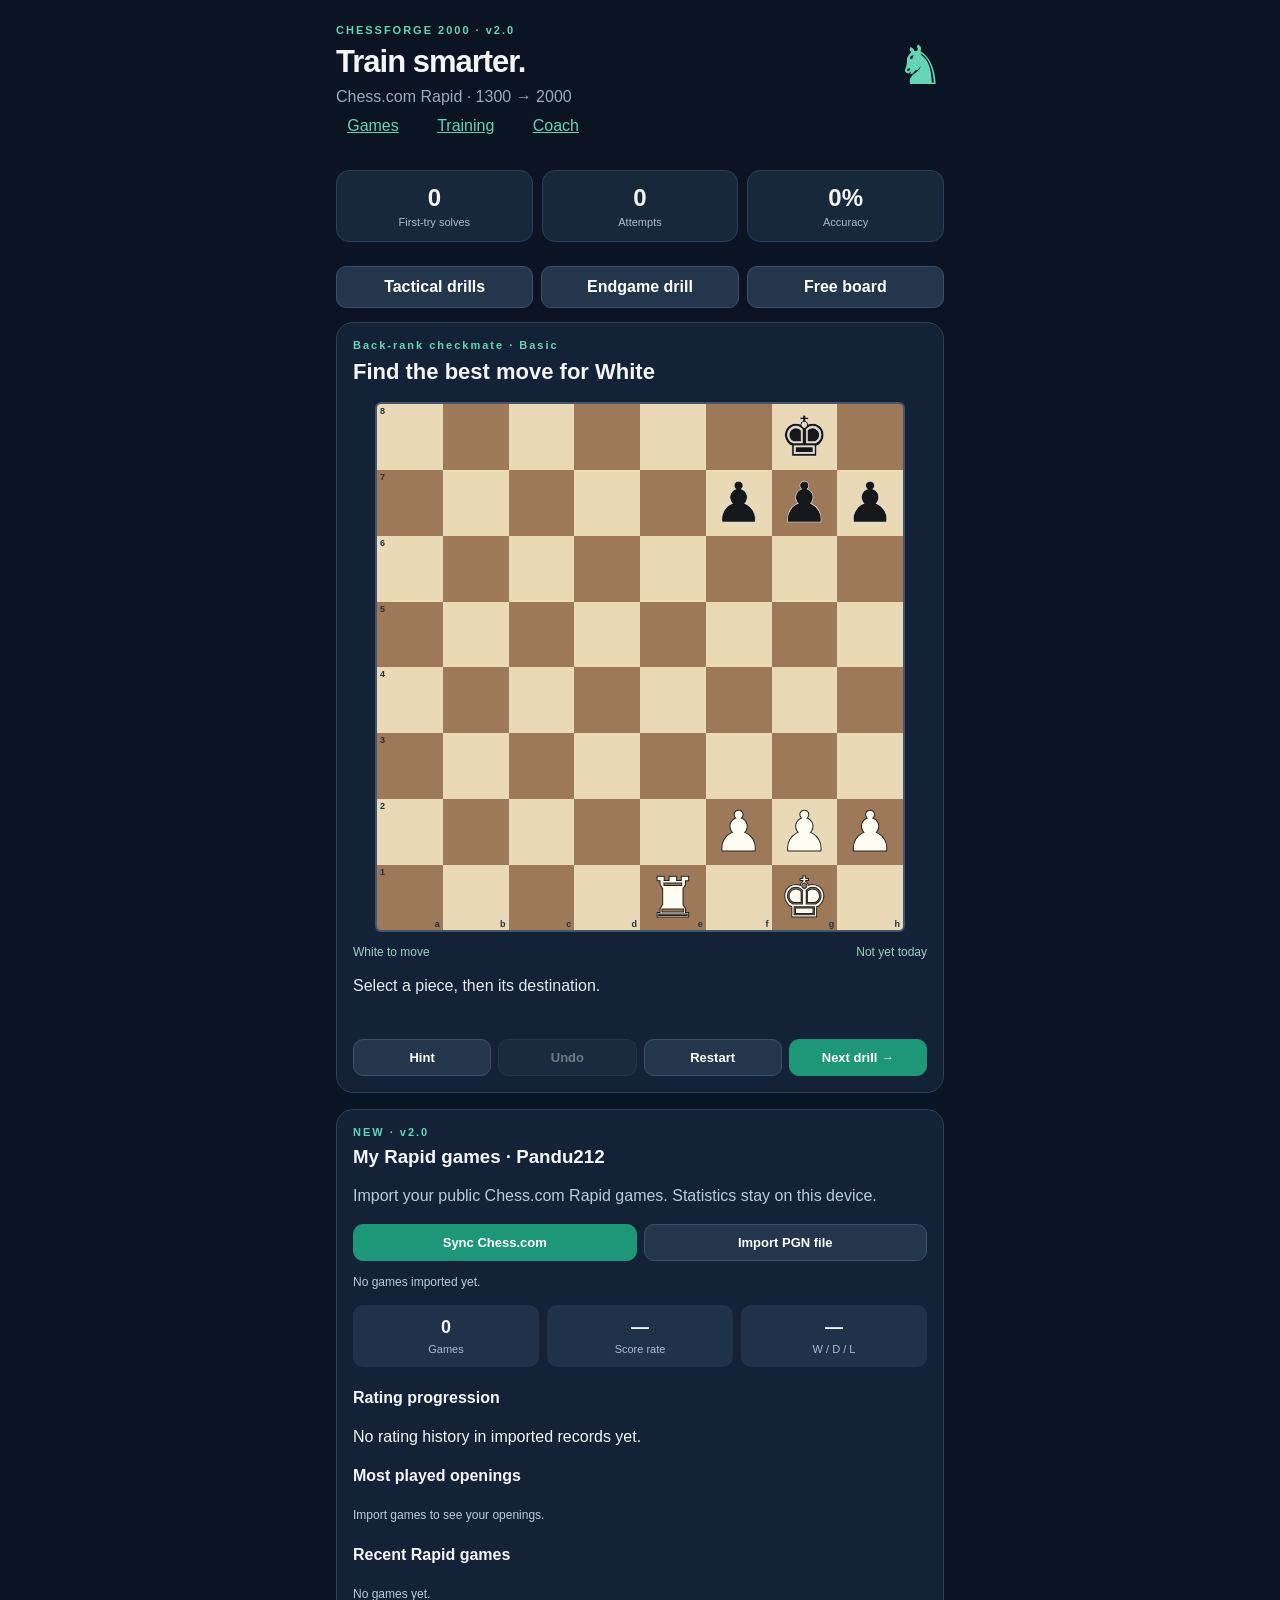
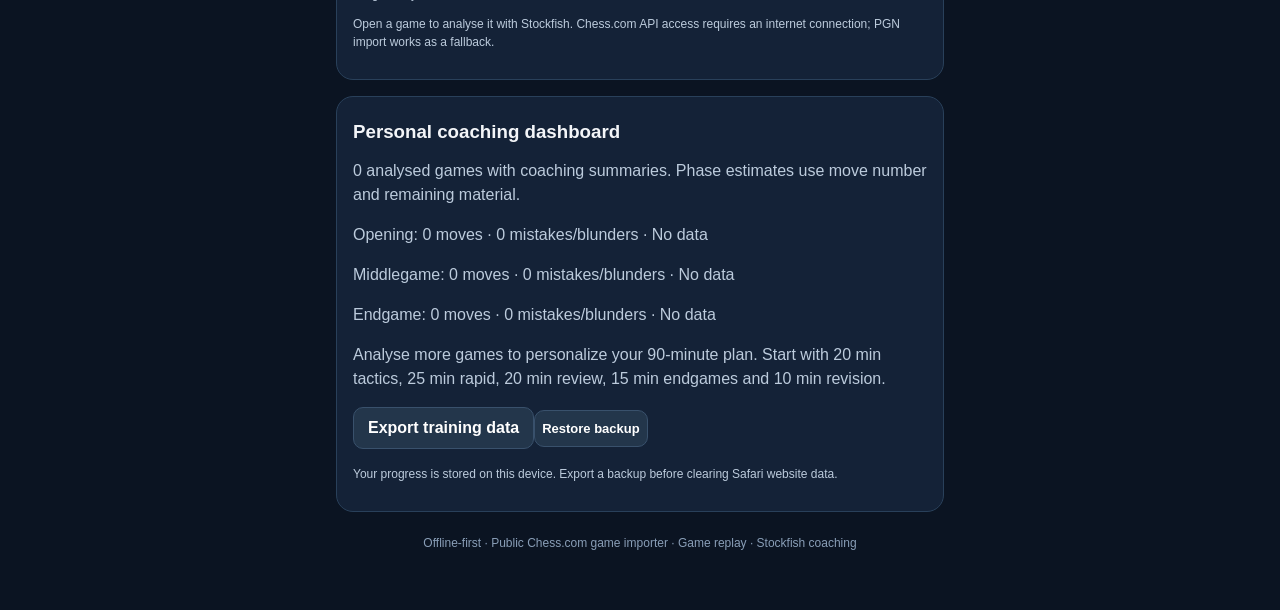
<file: index.html>
<!doctype html><html lang="en"><head><meta charset="utf-8"><meta name="viewport" content="width=device-width, initial-scale=1, viewport-fit=cover"><meta name="theme-color" content="#101b2b"><meta name="apple-mobile-web-app-capable" content="yes"><meta name="apple-mobile-web-app-title" content="ChessForge"><link rel="manifest" href="manifest.webmanifest"><link rel="apple-touch-icon" href="icon.png"><title>ChessForge 2000</title><link rel="stylesheet" href="style.css?v=200"></head><body><main><header><div><div class="eyebrow">CHESSFORGE 2000 · v2.0</div><h1>Train smarter.</h1><p>Chess.com Rapid · 1300 → 2000</p></div><span class="logo">♞</span></header><nav class="jumpnav"><a href="#game-dashboard">Games</a><a href="#training">Training</a><a href="#coaching">Coach</a></nav><section class="stats"><div><strong id="solved">0</strong><span>First-try solves</span></div><div><strong id="attempts">0</strong><span>Attempts</span></div><div><strong id="accuracy">0%</strong><span>Accuracy</span></div></section><nav><button id="puzzles" class="navbutton">Tactical drills</button><button id="endgame">Endgame drill</button><button id="free" class="navbutton">Free board</button></nav><section class="training" id="training"><div class="overline" id="exercise">Exercise</div><h2 id="task">Find the best move</h2><div class="board-wrap"><div id="board" role="group" aria-label="Interactive chess board"></div></div><div class="status"><span id="turn">White to move</span><span id="streak">Not yet today</span></div><p id="message" role="status"></p><div class="controls"><button id="hint">Hint</button><button id="undo">Undo</button><button id="reset">Restart</button><button id="next" class="primary">Next drill →</button></div></section><section class="note" id="game-dashboard"><div class="overline">NEW · v2.0</div><h3>My Rapid games · Pandu212</h3><p>Import your public Chess.com Rapid games. Statistics stay on this device.</p><div class="controls"><button id="sync-games" class="primary">Sync Chess.com</button><label class="upload-label">Import PGN file<input id="pgn-file" type="file" accept=".pgn,text/plain" hidden></label></div><p id="import-status" class="small" role="status">No games imported yet.</p><div class="game-stats"><div><strong id="game-count">0</strong><span>Games</span></div><div><strong id="game-score">—</strong><span>Score rate</span></div><div><strong id="game-wld">—</strong><span>W / D / L</span></div></div><h4>Rating progression</h4><div id="rating-history"></div><h4>Most played openings</h4><div id="opening-list" class="opening-list"><p class="small">Import games to see your openings.</p></div><h4>Recent Rapid games</h4><div id="recent-games" class="recent-games"><p class="small">No games yet.</p></div><p class="small">Open a game to analyse it with Stockfish. Chess.com API access requires an internet connection; PGN import works as a fallback.</p></section><section class="note" id="review-panel" hidden><h3 id="review-title">Game review</h3><div id="review-board" style="display:grid;grid-template-columns:repeat(8,1fr);aspect-ratio:1"></div><p id="review-move"></p><div class="controls"><button id="review-prev">Previous</button><button id="review-next">Next</button><button id="evaluate">Evaluate position</button></div><p id="evaluation" role="status"></p></section><section class="note" id="coaching"><h3>Personal coaching dashboard</h3><div id="insights"></div><button id="export">Export training data</button><label class="upload-label">Restore backup<input id="restore" type="file" accept=".json" hidden></label><p id="restore-status" role="status"></p><p class="small">Your progress is stored on this device. Export a backup before clearing Safari website data.</p></section><footer>Offline-first · Public Chess.com game importer · Game replay · Stockfish coaching</footer></main><script type="module" src="app.js?v=200"></script></body></html>
</file>
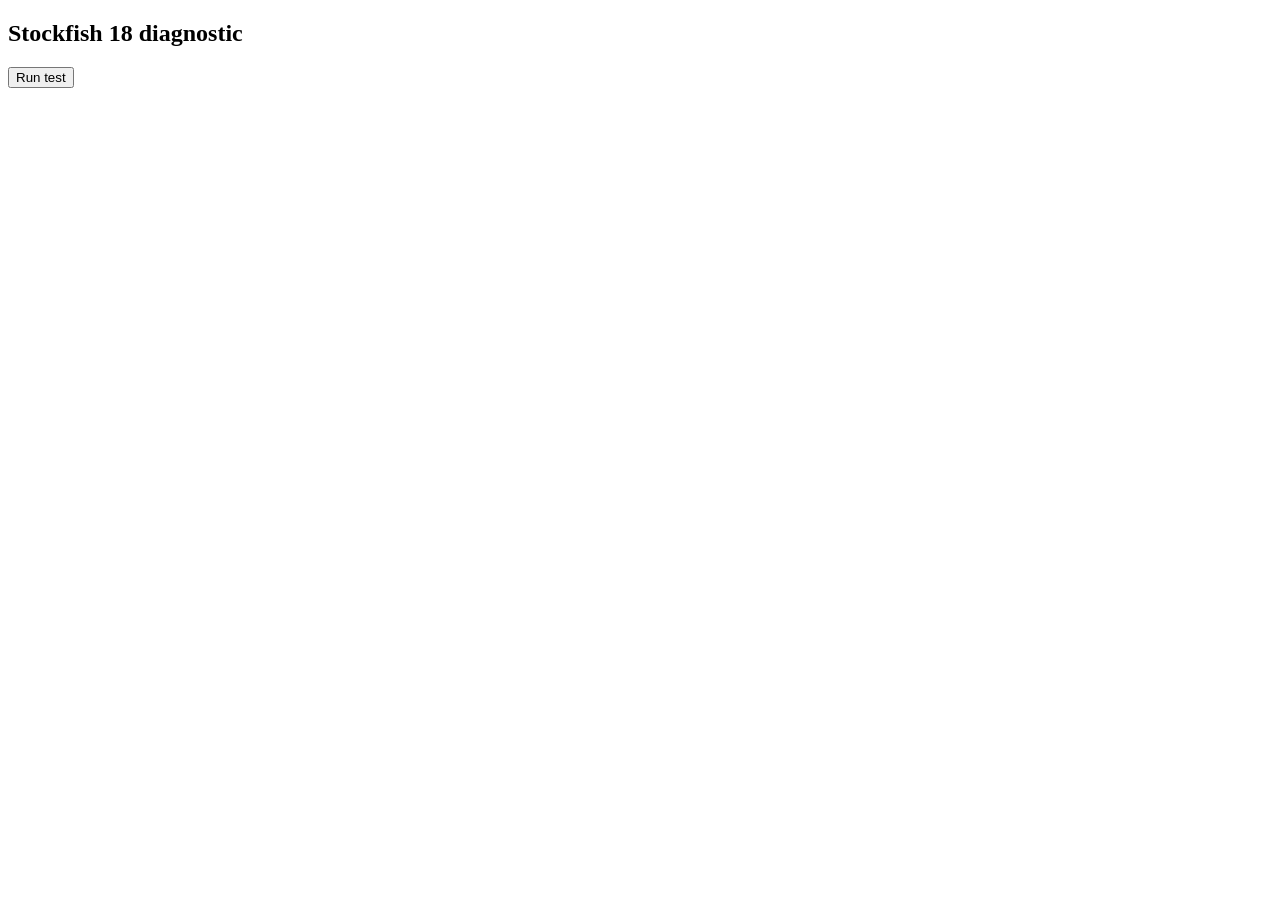
<file: stockfish-test.html>
<!doctype html><meta name="viewport" content="width=device-width,initial-scale=1"><title>Stockfish diagnostic</title><h2>Stockfish 18 diagnostic</h2><button onclick="run()">Run test</button><pre id="log" style="white-space:pre-wrap"></pre><script>async function run(){const l=document.getElementById('log');l.textContent='';const log=x=>l.textContent+=x+'\n';try{for(const f of ['stockfish-18-lite-single.js','stockfish-18-lite-single.wasm']){const r=await fetch(f+'?diagnostic=1',{cache:'reload'});const b=await r.arrayBuffer();log(f+': HTTP '+r.status+'; '+b.byteLength+' bytes; '+r.headers.get('content-type'));if(!r.ok)throw Error('File unavailable');if(f.endsWith('wasm')){log('WASM validation: '+WebAssembly.validate(b));}}const w=new Worker('./stockfish-18-lite-single.js?diagnostic=1');const timer=setTimeout(()=>{log('Timed out after 90 seconds');w.terminate()},90000);w.onerror=e=>{log('Worker error: '+e.message+' '+e.filename+':'+e.lineno);clearTimeout(timer);w.terminate()};w.onmessage=e=>{const s=String(e.data);log(s);if(s.includes('uciok'))w.postMessage('isready');if(s.includes('readyok')){w.postMessage('position startpos');w.postMessage('go depth 10')}if(s.includes('bestmove')){clearTimeout(timer);w.terminate();log('PASS: engine returned a best move')}};w.postMessage('uci')}catch(e){log(String(e))}}</script>
</file>
<file: style.css>
:root{color-scheme:dark;font-family:-apple-system,BlinkMacSystemFont,'Segoe UI',sans-serif;background:#0b1422;color:#f3f5f8}*{box-sizing:border-box}body{margin:0}main{max-width:640px;margin:auto;padding:24px 16px 60px}header{display:flex;justify-content:space-between;align-items:center}h1{font-size:31px;letter-spacing:-1px;margin:8px 0}header p{color:#9aacc3;margin:0}.eyebrow,.overline{font-size:11px;font-weight:800;letter-spacing:2px;color:#65d5b6}.logo{font-size:54px;color:#65d5b6}.stats{display:grid;grid-template-columns:repeat(3,1fr);gap:9px;margin:24px 0}.stats div{background:#18283b;border:1px solid #29405a;border-radius:13px;padding:13px 8px;text-align:center}.stats strong{display:block;font-size:24px}.stats span{display:block;color:#aabbd0;font-size:11px;margin-top:4px}nav{display:flex;gap:8px;margin-bottom:14px}button,.upload-label{cursor:pointer;font:inherit;border-radius:10px;border:1px solid #39516c;background:#23364b;color:#fff;padding:11px 14px;font-weight:650}button:disabled{opacity:.4}nav button{flex:1}.training,.note{background:#142237;border:1px solid #29405a;border-radius:17px;padding:16px;margin-bottom:16px}.training h2{margin:8px 0 17px;font-size:22px}.board-wrap{width:100%;max-width:530px;margin:auto}#board{display:grid;grid-template-columns:repeat(8,1fr);aspect-ratio:1;width:100%;overflow:hidden;border-radius:6px;border:2px solid #43566a}.square{position:relative;border:0;border-radius:0;padding:0;display:flex;align-items:center;justify-content:center;min-width:0;aspect-ratio:1}.light{background:#ead9b6}.dark{background:#9e7959}.square.selected{background:#e6c958}.square.target:after{content:'';position:absolute;width:25%;height:25%;border-radius:100%;background:#246b47a0;pointer-events:none}.piece{font-size:clamp(24px,8vw,52px);line-height:1;position:relative;z-index:1;font-family:'Arial Unicode MS','DejaVu Sans',serif}.whitepiece{color:#fffdf2;text-shadow:0 1px 2px #111,1px 0 1px #111}.blackpiece{color:#15171b;text-shadow:0 1px 1px #fff}.rank,.file{position:absolute;font-size:9px;font-weight:700;z-index:2;color:#213342}.rank{top:2px;left:3px}.file{bottom:1px;right:3px}.status{display:flex;justify-content:space-between;color:#9ccfbf;font-size:12px;margin-top:13px}#message{min-height:48px;line-height:1.4;color:#e4eaf3}.controls{display:flex;gap:7px;flex-wrap:wrap}.controls button{flex:1;font-size:13px;padding:10px 7px}.primary{background:#1d9777;border-color:#1d9777}.note h3{margin:8px 0}.note p{color:#bccbdc;line-height:1.5}.small,footer{font-size:12px;color:#899eb7}footer{text-align:center;margin-top:24px}.game-stats{display:grid;grid-template-columns:repeat(3,1fr);gap:8px;margin:14px 0}.game-stats div{background:#203249;border-radius:10px;padding:12px 6px;text-align:center}.game-stats strong{display:block;font-size:18px}.game-stats span{display:block;font-size:11px;color:#aabbd0;margin-top:5px}.opening-row,.recent-row{display:flex;justify-content:space-between;align-items:center;gap:12px;border-top:1px solid #30465e;padding:10px 0;font-size:13px}.opening-row span{flex:1}.opening-row strong{white-space:nowrap;font-size:12px}.recent-row div{min-width:0}.recent-row small{display:block;color:#9aacc3;margin-top:4px}.recent-row a{color:#65d5b6}.upload-label{display:inline-flex;align-items:center;justify-content:center;flex:1;text-align:center;font-size:13px;padding:10px 7px}@media(min-width:550px){.piece{font-size:50px}}
.piece{font-variant-emoji:text; font-size:clamp(30px,9vw,56px)}.whitepiece{color:#fffdf2;-webkit-text-stroke:1px #222;text-shadow:none}.blackpiece{color:#15171b;-webkit-text-stroke:.6px #eee;text-shadow:none}#review-board{max-width:530px;margin:auto}.coach-card{border:1px solid #39516c;border-radius:10px;padding:12px;margin:10px 0}.coach-card button{margin:5px 4px 0 0}#coach-graph{width:100%;height:130px;background:#101b2b}#coach-controls select{background:#23364b;color:white;padding:10px;border-radius:8px}#review-board .best-square{box-shadow:inset 0 0 0 4px #25b88b}
#review-board{position:relative}#review-board .square{position:relative}.coord{position:absolute;bottom:1px;left:2px;font-size:10px;color:#30251a;pointer-events:none}.move-arrow{position:absolute;inset:0;width:100%;height:100%;pointer-events:none;opacity:.85}#coach-graph{cursor:crosshair}

.jumpnav{display:flex;gap:1rem;flex-wrap:wrap}.jumpnav a{color:#65d5b6;padding:.7rem}#alternatives button{display:block;width:100%;margin:.4rem 0;text-align:left}#rating-history{color:inherit}
</file>
